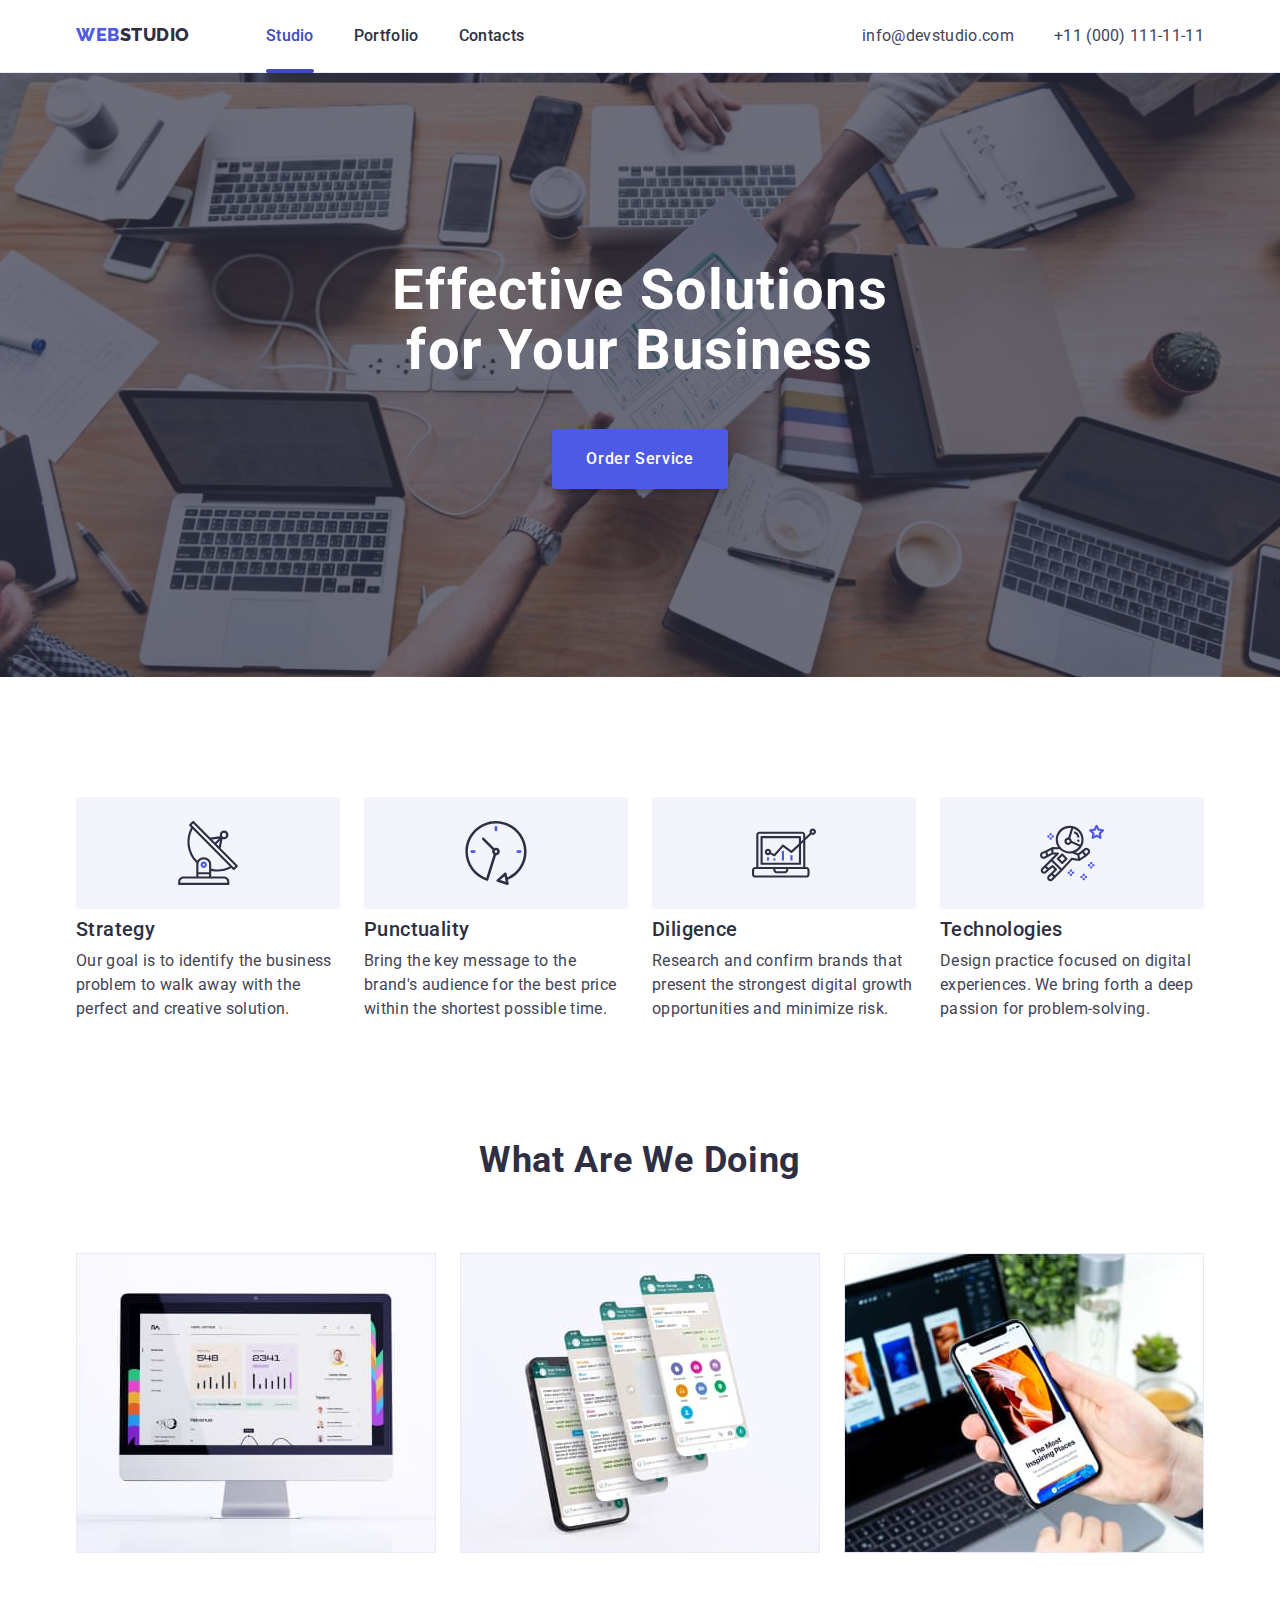
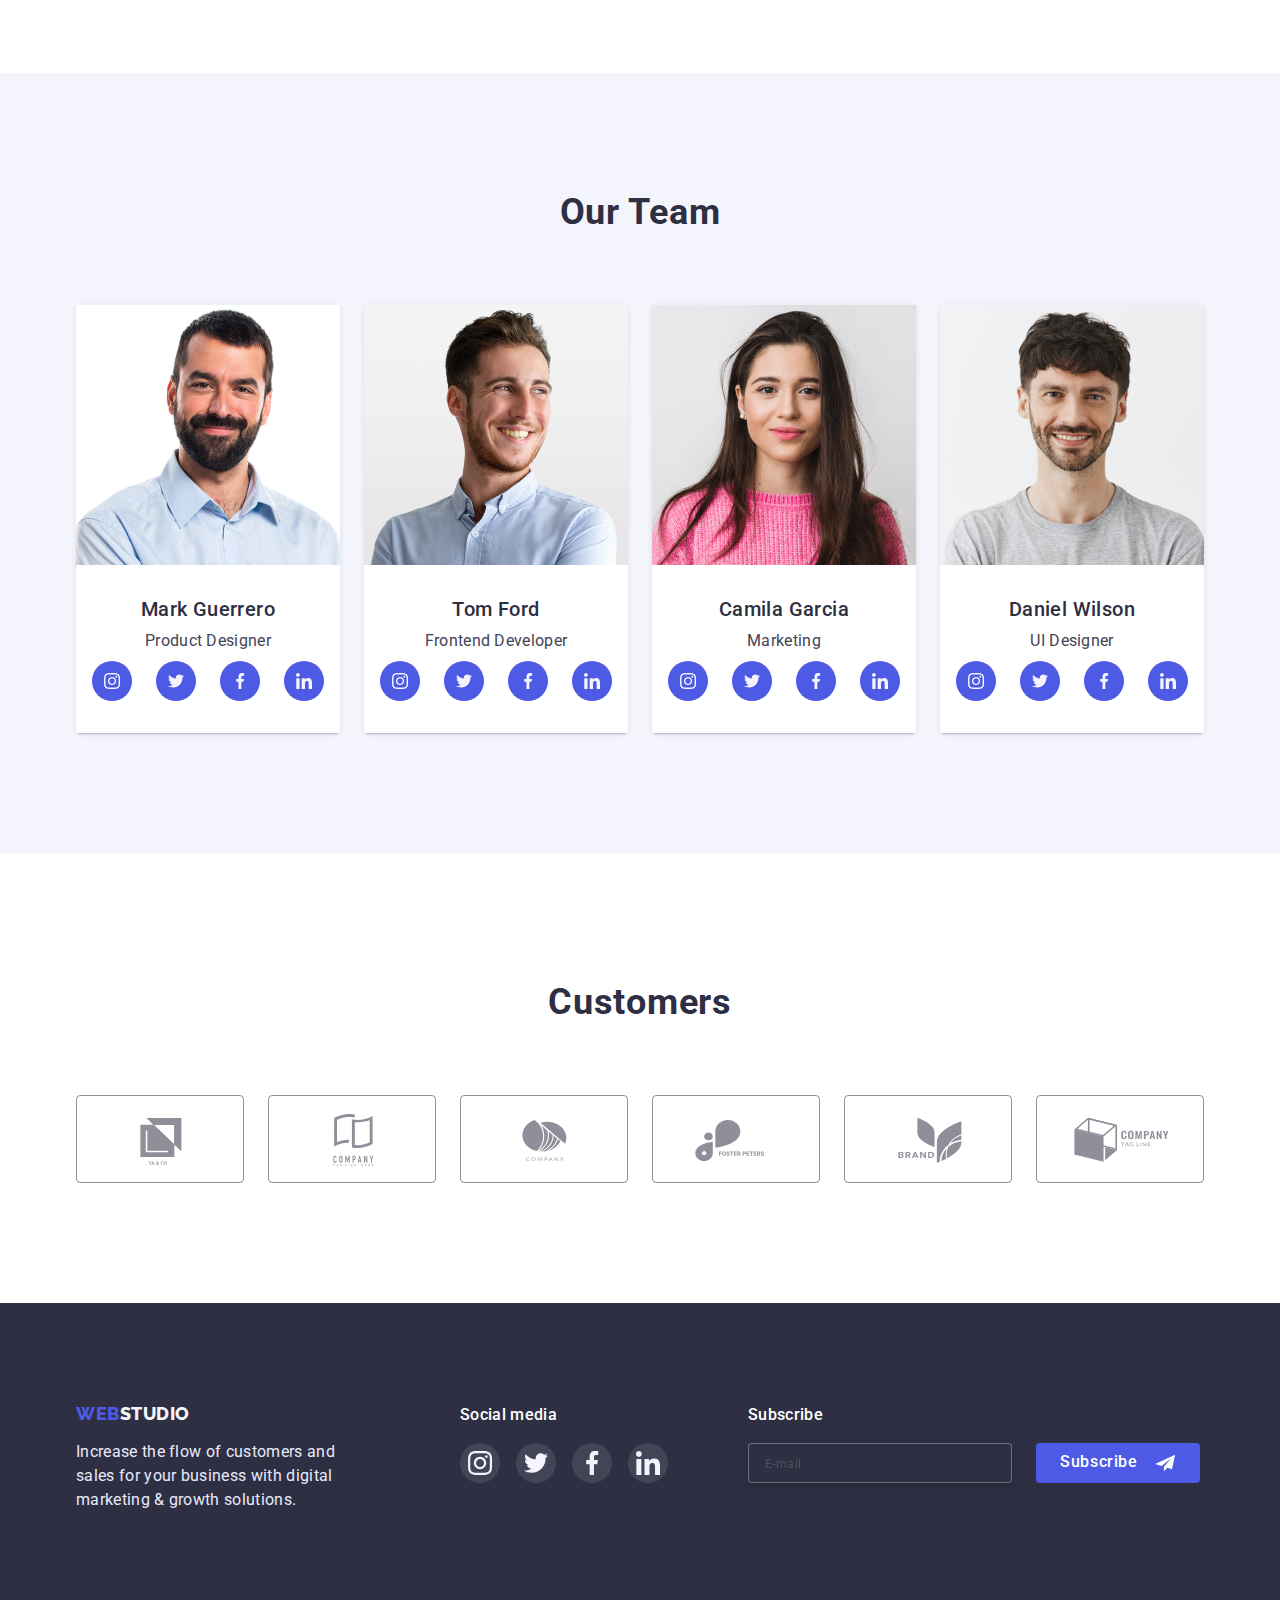
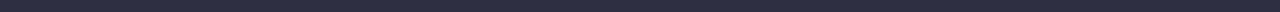
<file: index.html>
<!DOCTYPE html>
<html lang="en">
  <head>
    <meta charset="UTF-8" />
    <meta http-equiv="X-UA-Compatible" content="IE=edge" />
    <meta name="viewport" content="width=device-width, initial-scale=1.0" />
    <link rel="preconnect" href="https://fonts.googleapis.com" />
    <link rel="preconnect" href="https://fonts.gstatic.com" crossorigin />
    <link
      href="https://fonts.googleapis.com/css2?family=Raleway:wght@800&family=Roboto:wght@400;500;700&display=swap"
      rel="stylesheet"
    />
    <link
      rel="stylesheet"
      href="https://cdnjs.cloudflare.com/ajax/libs/modern-normalize/1.1.0/modern-normalize.min.css"
    />
    <link rel="stylesheet" href="./css/styles.css" />
    <title>WebStudio</title>
  </head>
  <body>
    <header class="header">
      <div class="header__container container">
        <!-- NAVIGATIONS -->
        <nav class="header__navigation">
          <a class="header__logo link" href="./index.html"
            >WEB<span class="header__span">Studio</span></a
          >
          <ul class="header__navigation-list list">
            <li class="header__navigation-item">
              <a
                class="header__navigation-links menu-link link"
                href="./index.html"
                >Studio</a
              >
            </li>
            <li class="header__navigation-item">
              <a class="header__navigation-link link" href="./portfolio.html"
                >Portfolio</a
              >
            </li>
            <li class="header__navigation-item">
              <a class="header__navigation-link link" href="">Contacts</a>
            </li>
          </ul>
        </nav>

        <address class="header__address">
          <ul class="header__address-list list">
            <li class="header__address-item">
              <a
                class="header__adress-link link address-link"
                href="mailto:info@devstudio.com"
                >info@devstudio.com</a
              >
            </li>
            <li class="header__address-item">
              <a
                class="header__adress-link link address-link"
                href="tel:+11(000)111-11-11"
                >+11 (000) 111-11-11</a
              >
            </li>
          </ul>
        </address>
      </div>
    </header>

    <!--------------------------- HERO SECTION--------------------------------->
    <main>
      <section class="hero">
        <div class="container">
          <h1 class="hero-title">Effective Solutions for Your Business</h1>
          <button data-modal-open class="hero__button" type="button">
            Order Service
          </button>
        </div>

        <!----------------- MODAL ---------------->
        <div data-modal class="backdrop is-hidden">
          <div class="modal">
            <button class="button-modal" data-modal-close>
              <svg class="svg-modal" width="8" height="8">
                <use
                  href="./images/svg/closeicons/close-black.svg#icon-close-black"
                ></use>
              </svg>
            </button>
            <p class="order_title1">
              Leave your contacts and we will call you back
            </p>
            <form class="order-form">
              <div class="modal-position">
                <label class="order_title" for="input-name">Name </label>
                <input
                  required
                  class="input"
                  type="text"
                  id="input-name"
                  name="name-user"
                /><svg width="18" height="24" class="svg-form">
                  <use
                    href="./images/svg/person-black-1.svg#icon-person-black-1"
                  ></use>
                </svg>
              </div>

              <div class="modal-position">
                <label class="order_title" for="input-tel">Phone</label>
                <input
                  required
                  class="input"
                  type="tel"
                  id="input-tel"
                  name="tel-user"
                /><svg width="18" height="24" class="svg-form">
                  <use
                    href="./images/svg/closeicons/symbol-defs.svg#icon-phone1"
                  ></use>
                </svg>
              </div>

              <div class="modal-position">
                <label class="order_title" for="input-emeil">Email</label>
                <input
                  required
                  class="input"
                  type="email"
                  id="input-emeil"
                  name="emeil-user"
                /><svg width="18" height="24" class="svg-form">
                  <use
                    href="./images/svg/closeicons/symbol-defs.svg#icon-email1"
                  ></use>
                </svg>
              </div>

              <div class="modal-position-textarea">
                <label class="order_title" for="input-comment">Comment</label>
                <textarea
                  class="textarea"
                  name="comment-user"
                  id="input-comment"
                  rows="6"
                  placeholder="Text input"
                ></textarea>
              </div>

              <!-- ChekBox-->
              
              <div class="checkboxdiv">
                <input
                  required
                  class="checkbox"
                  type="checkbox"
                  id="input-accept"
                  name="accept"
                />
                <span class="fake"></span>
                <label class="order_title-accept" for="input-accept"
                  >I accept the terms and conditions of the
                  <a class="private__police-link" href="">Privacy Policy</a>
                </label>
              </div>
              <button class="button-sabmit" type="submit">Send</button>
            </form>
          </div>
        </div>
      </section>

      <!---------- PRIVILAGE SECTION ---------->
      <section class="section section__privilage">
        <div class="container">
          <h2 hidden class="visually-hidden">our privilage</h2>
          <ul class="privilage__list list">
            <li class="privilage__item icon1">
              <h3 class="privilage__title">Strategy</h3>
              <p class="privilage__text">
                Our goal is to identify the business problem to walk away with
                the perfect and creative solution.
              </p>
            </li>
            <li class="privilage__item icon2">
              <h3 class="privilage__title">Punctuality</h3>
              <p class="privilage__text">
                Bring the key message to the brand's audience for the best price
                within the shortest possible time.
              </p>
            </li>
            <li class="privilage__item icon3">
              <h3 class="privilage__title">Diligence</h3>
              <p class="privilage__text">
                Research and confirm brands that present the strongest digital
                growth opportunities and minimize risk.
              </p>
            </li>
            <li class="privilage__item icon4">
              <h3 class="privilage__title">Technologies</h3>
              <p class="privilage__text">
                Design practice focused on digital experiences. We bring forth a
                deep passion for problem-solving.
              </p>
            </li>
          </ul>
        </div>
      </section>

      <!--------------SECTION WHAT WE ARE DOING ------------->
      <section class="section what">
        <div class="container">
          <h2 class="section__what-title">What are we doing</h2>
          <ul class="section__what-list list">
            <li class="section__what-item">
              <img
                class="section__what-photo"
                src="./images/about/img1.jpg"
                alt="monitor"
                width="360"
                height="300"
              />
            </li>
            <li class="section__what-item">
              <img
                class="section__what-photo"
                src="./images/about/img2.jpg"
                alt="smatrphone"
                width="360"
                height="300"
              />
            </li>
            <li class="section__what-item">
              <img
                class="section__what-photo"
                src="./images/about/img3.jpg"
                alt="phone and laptop"
                width="360"
                height="300"
              />
            </li>
          </ul>
        </div>
      </section>

      <!----------------- SECTION  TEAM  ------------------>
      <section class="section section__team">
        <div class="container">
          <h2 class="section__team-title">Our Team</h2>
          <ul class="section__team-list list">
            <li class="section__team-item">
              <img
                class="section__team-photo"
                src="./images/employees/foto1.jpg"
                alt="photo mark"
                width="264"
                height="260"
              />
              <div class="team__wrapper">
                <h3 class="section__team-sabtitle">Mark Guerrero</h3>
                <p class="section__team-text">Product Designer</p>
                <ul class="team__list-link">
                  <li class="section__team-item-link">
                    <a
                      class="link_team"
                      href="https://instagram.com"
                      aria-label="icon-instagram"
                    >
                      <svg width="16" height="16">
                        <use
                          href="./images/svg/socialweb/symbol-defs.svg#icon-instagram-2"
                        ></use>
                      </svg>
                    </a>
                  </li>
                  <li class="section-team-item-link">
                    <a
                      class="link_team"
                      href="https://twitter.com"
                      aria-label="icon-twitter"
                    >
                      <svg width="16" height="16">
                        <use
                          href="./images/svg/socialweb/symbol-defs.svg#icon-twitter-1"
                        ></use>
                      </svg>
                    </a>
                  </li>
                  <li class="section-team-item-link">
                    <a
                      class="link_team"
                      href="https://facebook.com"
                      aria-label="icon-facebook"
                    >
                      <svg width="16" height="16">
                        <use
                          href="./images/svg/socialweb/symbol-defs.svg#icon-facebook-1"
                        ></use>
                      </svg>
                    </a>
                  </li>
                  <li class="section-team-item-link">
                    <a
                      class="link_team"
                      href="https://linkedin.com"
                      aria-label="icon-linkedin"
                    >
                      <svg width="16" height="16">
                        <use
                          href="./images/svg/socialweb/symbol-defs.svg#icon-linkedin-1"
                        ></use>
                      </svg>
                    </a>
                  </li>
                </ul>
              </div>
            </li>

            <li class="section__team-item">
              <img
                class="section__team-photo"
                src="./images/employees/foto2.jpg"
                alt="photo tom"
                width="264"
                height="260"
              />
              <div class="team__wrapper">
                <h3 class="section__team-sabtitle">Tom Ford</h3>
                <p class="section__team-text">Frontend Developer</p>
                <ul class="team__list-link">
                  <li class="section__team-item-link">
                    <a
                      class="link_team"
                      href="https://instagram.com"
                      aria-label="icon-instagram"
                    >
                      <svg width="16" height="16">
                        <use
                          href="./images/svg/socialweb/symbol-defs.svg#icon-instagram-2"
                        ></use>
                      </svg>
                    </a>
                  </li>
                  <li class="section-team-item-link">
                    <a
                      class="link_team"
                      href="https://twitter.com"
                      aria-label="icon-twitter"
                    >
                      <svg width="16" height="16">
                        <use
                          href="./images/svg/socialweb/symbol-defs.svg#icon-twitter-1"
                        ></use>
                      </svg>
                    </a>
                  </li>
                  <li class="section-team-item-link">
                    <a
                      class="link_team"
                      href="https://facebook.com"
                      aria-label="icon-facebook"
                    >
                      <svg width="16" height="16">
                        <use
                          href="./images/svg/socialweb/symbol-defs.svg#icon-facebook-1"
                        ></use>
                      </svg>
                    </a>
                  </li>
                  <li class="section-team-item-link">
                    <a
                      class="link_team"
                      href="https://linkedin.com"
                      aria-label="icon-linkedin"
                    >
                      <svg width="16" height="16">
                        <use
                          href="./images/svg/socialweb/symbol-defs.svg#icon-linkedin-1"
                        ></use>
                      </svg>
                    </a>
                  </li>
                </ul>
              </div>
            </li>

            <li class="section__team-item">
              <img
                class="section__team-photo"
                src="./images/employees/foto3.jpg"
                alt="photo camila"
                width="264"
                height="260"
              />
              <div class="team__wrapper">
                <h3 class="section__team-sabtitle">Camila Garcia</h3>
                <p class="section__team-text">Marketing</p>
                <ul class="team__list-link">
                  <li class="section__team-item-link">
                    <a
                      class="link_team"
                      href="https://instagram.com"
                      aria-label="icon-instagram"
                    >
                      <svg width="16" height="16">
                        <use
                          href="./images/svg/socialweb/symbol-defs.svg#icon-instagram-2"
                        ></use>
                      </svg>
                    </a>
                  </li>
                  <li class="section-team-item-link">
                    <a
                      class="link_team"
                      href="https://twitter.com"
                      aria-label="icon-twitter"
                    >
                      <svg width="16" height="16">
                        <use
                          href="./images/svg/socialweb/symbol-defs.svg#icon-twitter-1"
                        ></use>
                      </svg>
                    </a>
                  </li>
                  <li class="section-team-item-link">
                    <a
                      class="link_team"
                      href="https://facebook.com"
                      aria-label="icon-facebook"
                    >
                      <svg width="16" height="16">
                        <use
                          href="./images/svg/socialweb/symbol-defs.svg#icon-facebook-1"
                        ></use>
                      </svg>
                    </a>
                  </li>
                  <li class="section-team-item-link">
                    <a
                      class="link_team"
                      href="https://linkedin.com"
                      aria-label="icon-linkedin"
                    >
                      <svg width="16" height="16">
                        <use
                          href="./images/svg/socialweb/symbol-defs.svg#icon-linkedin-1"
                        ></use>
                      </svg>
                    </a>
                  </li>
                </ul>
              </div>
            </li>

            <li class="section__team-item">
              <img
                class="section__team-photo"
                src="./images/employees/foto4.jpg"
                alt="photo daniel"
                width="264"
                height="260"
              />
              <div class="team__wrapper">
                <h3 class="section__team-sabtitle">Daniel Wilson</h3>
                <p class="section__team-text">UI Designer</p>
                <ul class="team__list-link">
                  <li class="section__team-item-link">
                    <a
                      class="link_team"
                      href="https://instagram.com"
                      aria-label="icon-instagram"
                    >
                      <svg width="16" height="16">
                        <use
                          href="./images/svg/socialweb/symbol-defs.svg#icon-instagram-2"
                        ></use>
                      </svg>
                    </a>
                  </li>
                  <li class="section-team-item-link">
                    <a
                      class="link_team"
                      href="https://twitter.com"
                      aria-label="icon-twitter"
                    >
                      <svg width="16" height="16">
                        <use
                          href="./images/svg/socialweb/symbol-defs.svg#icon-twitter-1"
                        ></use>
                      </svg>
                    </a>
                  </li>
                  <li class="section-team-item-link">
                    <a
                      class="link_team"
                      href="https://facebook.com"
                      aria-label="icon-facebook"
                    >
                      <svg width="16" height="16">
                        <use
                          href="./images/svg/socialweb/symbol-defs.svg#icon-facebook-1"
                        ></use>
                      </svg>
                    </a>
                  </li>
                  <li class="section-team-item-link">
                    <a
                      class="link_team"
                      href="https://linkedin.com"
                      aria-label="icon-linkedin"
                    >
                      <svg width="16" height="16">
                        <use
                          href="./images/svg/socialweb/symbol-defs.svg#icon-linkedin-1"
                        ></use>
                      </svg>
                    </a>
                  </li>
                </ul>
              </div>
            </li>
          </ul>
        </div>
      </section>

      <!------------------- SECTION CUSTOMERS ---------------------->
      <section class="customers">
        <div class="container">
          <h2 class="customers__title">Customers</h2>
          <ul class="customers__list">
            <li class="customers__item">
              <a class="customers__link" href=""
                ><svg class="customers-icon" width="104" height="56">
                  <use
                    href="./images/svg/socialweb/sprite.svg#icon-Logo1"
                  ></use></svg
              ></a>
            </li>
            <li class="customers__item">
              <a class="customers__link" href=""
                ><svg class="customers-icon" width="104" height="56">
                  <use
                    href="./images/svg/socialweb/sprite.svg#icon-Logo2"
                  ></use></svg
              ></a>
            </li>
            <li class="customers__item">
              <a class="customers__link" href=""
                ><svg class="customers-icon" width="104" height="56">
                  <use
                    href="./images/svg/socialweb/sprite.svg#icon-Logo3"
                  ></use></svg
              ></a>
            </li>
            <li class="customers__item">
              <a class="customers__link" href=""
                ><svg class="customers-icon" width="104" height="56">
                  <use
                    href="./images/svg/socialweb/sprite.svg#icon-Logo4"
                  ></use></svg
              ></a>
            </li>
            <li class="customers__item">
              <a class="customers__link" href=""
                ><svg class="customers-icon" width="104" height="56">
                  <use
                    href="./images/svg/socialweb/sprite.svg#icon-Logo5"
                  ></use></svg
              ></a>
            </li>
            <li class="customers__item">
              <a class="customers__link" href=""
                ><svg class="customers-icon" width="104" height="56">
                  <use
                    href="./images/svg/socialweb/sprite.svg#icon-Logo6"
                  ></use>
                </svg>
              </a>
            </li>
          </ul>
        </div>
      </section>
    </main>

    <!--------------- SECTION FOOTER -------------->
    <footer class="footer">
      <div class="footer-container">
        <div class="footer-flex">
          <div>
            <a class="lo__go-link" href="index.html"
              >WEB<span class="footer-logo">Studio</span></a
            >
            <p class="footer-text">
              Increase the flow of customers and sales for your business with
              digital marketing & growth solutions.
            </p>
          </div>
          <div class="footer-flex-block">
            <h3 class="social-media">Social media</h3>
            <ul class="social-links footer-links">
              <li class="social-item">
                <a
                  href="https://instagram.com"
                  aria-label="icon-instagram"
                  class="links"
                >
                  <svg class="link-icon" width="24" height="24">
                    <use
                      href="./images/svg/socialweb/symbol-defs.svg#icon-instagram-2"
                    ></use>
                  </svg>
                </a>
              </li>
              <li class="social-item">
                <a
                  href="https://twitter.com"
                  aria-label="icon-twitter"
                  class="links"
                >
                  <svg class="link-icon" width="24" height="24">
                    <use
                      href="./images/svg/socialweb/symbol-defs.svg#icon-twitter-1"
                    ></use>
                  </svg>
                </a>
              </li>
              <li class="social-item">
                <a
                  href="https://facebook.com"
                  aria-label="icon-facebook"
                  class="links"
                >
                  <svg class="link-icon" width="24" height="24">
                    <use
                      href="./images/svg/socialweb/symbol-defs.svg#icon-facebook-1"
                    ></use>
                  </svg>
                </a>
              </li>
              <li class="social-item">
                <a
                  href="https://linkedin.com"
                  aria-label="icon-linkedin"
                  class="links"
                >
                  <svg class="link-icon" width="24" height="24">
                    <use
                      href="./images/svg/socialweb/symbol-defs.svg#icon-linkedin-1"
                    ></use>
                  </svg>
                </a>
              </li>
            </ul>
          </div>
          <div class="foter-form">
            <p class="Subscribe">Subscribe</p>
            <form class="form-Subscribe">
              <input
                aria-label=" "
                required
                class="input-Subscribe"
                type="email"
                placeholder="E-mail"
                id="Subscribe"
              />
              <button class="buton-Subscribe" type="submit">
                <span class="span-Subscribe">Subscribe</span
                ><svg class="form-telegram" width="24" height="20">
                  <use
                    href="./images/svg/fotter.svg/telegram-sprite.svg#icon-Frame3"
                  ></use>
                </svg>
              </button>
            </form>
          </div>
        </div>
      </div>
    </footer>
    <script src="./js/modal.js"></script>
  </body>
</html>
</file>
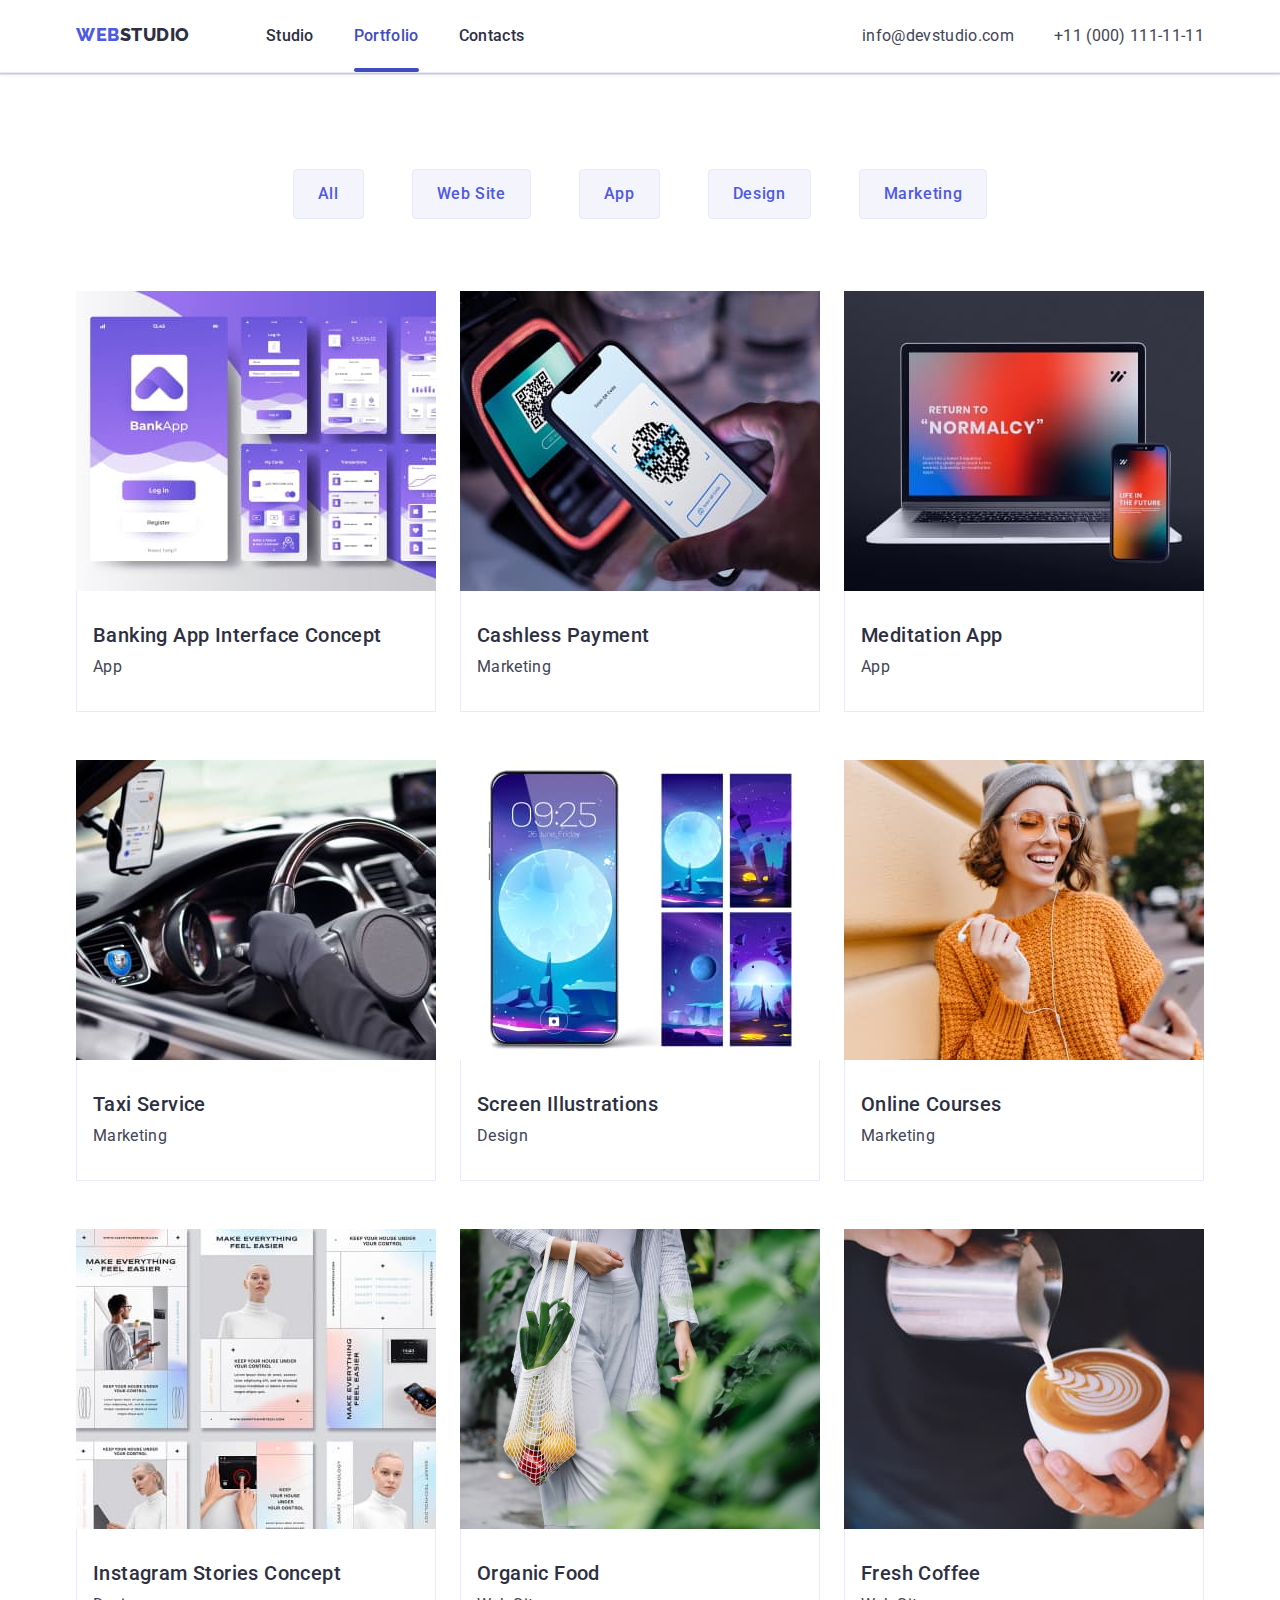
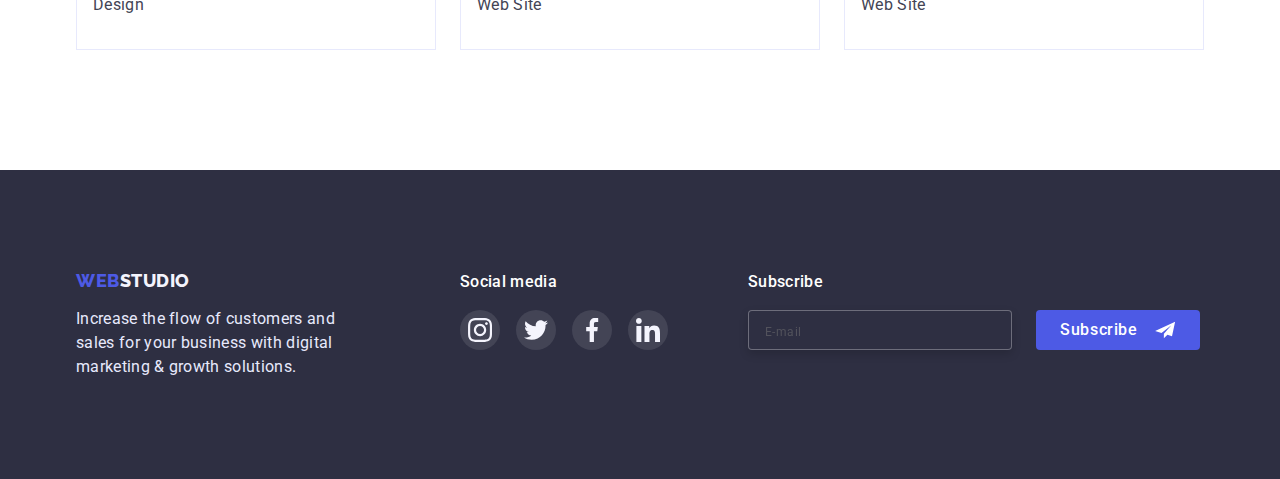
<file: portfolio.html>
<!DOCTYPE html>
<html lang="en">
  <head>
    <meta charset="UTF-8" />
    <meta http-equiv="X-UA-Compatible" content="IE=edge" />
    <meta name="viewport" content="width=device-width, initial-scale=1.0" />
    <link rel="preconnect" href="https://fonts.googleapis.com" />
    <link rel="preconnect" href="https://fonts.gstatic.com" crossorigin />
    <link
      href="https://fonts.googleapis.com/css2?family=Raleway:wght@800&family=Roboto:wght@400;500;700&display=swap"
      rel="stylesheet"
    />
    <link
      rel="stylesheet"
      href="https://cdnjs.cloudflare.com/ajax/libs/modern-normalize/1.1.0/modern-normalize.min.css"
    />

    <link rel="stylesheet" href="./css/styles.css" />
    <title>portfolio</title>
  </head>
  <body>
    <header class="header">
      <div class="header__container container">
        <nav class="header__navigation">
          <a class="header__logo link" href="./index.html"
            >WEB<span class="header__span">Studio</span></a
          >
          <ul class="header__navigation-list list">
            <li class="header__navigation-item">
              <a class="header__navigation-link link" href="./index.html"
                >Studio</a
              >
            </li>
            <li class="header__navigation-item">
              <a
                class="header__navigation-linkp menu-link link"
                href="./portfolio.html"
                >Portfolio</a
              >
            </li>
            <li class="header__navigation-item">
              <a class="header__navigation-link link" href="">Contacts</a>
            </li>
          </ul>
        </nav>

        <!------------------- SECTION ADDRESS ---------------------->
        <address class="header__address">
          <ul class="header__address-list list">
            <li class="header__address-item">
              <a
                class="header__adress-link link"
                href="mailto:info@devstudio.com"
                >info@devstudio.com</a
              >
            </li>
            <li class="header__address-item">
              <a class="header__adress-link link" href="tel:+11(000)111-11-11"
                >+11 (000) 111-11-11</a
              >
            </li>
          </ul>
        </address>
      </div>
    </header>

    <!------------------- SECTION PORTFOLIO ---------------------->
    <main>
      <section class="menu portfolio__section">
        <div class="container">
          <h1 class="visually-hidden">portfolio</h1>
          <ul class="section__button-list list">
            <li class="section__button-item">
              <button class="section__button" type="button">All</button>
            </li>
            <li class="section__button-item">
              <button class="section__button" type="button">Web Site</button>
            </li>
            <li class="section__button-item">
              <button class="section__button" type="button">App</button>
            </li>
            <li class="section__button-item">
              <button class="section__button" type="button">Design</button>
            </li>
            <li class="section__button-item">
              <button class="section__button" type="button">Marketing</button>
            </li>
          </ul>

          <ul class="portfolio__section-list list">
            <li class="portfolio__section-item">
              <a class="portfolio__section-link link" href="">
                <div class="blok">
                  <img
                    class="portfolio__section-photo"
                    src="./images/projects/img1.jpg"
                    alt="Banking App Interface Concept"
                    width="360"
                  />
                  <div class="product-owerlay">
                    <div class="owerlay-text">
                      14 Stylish and User-Friendly App Design Concepts · Task
                      Manager App · Calorie Tracker App · Exotic Fruit Ecommerce
                      App · Cloud Storage App
                    </div>
                  </div>
                </div>
                <div class="border">
                  <h2 class="portfolio__section-title">
                    Banking App Interface Concept
                  </h2>
                  <p class="portfolio__section-text">App</p>
                </div>
              </a>
            </li>
            <li class="portfolio__section-item">
              <a class="portfolio__section-link link" href="">
                <div class="blok">
                  <img
                    class="portfolio__section-photo"
                    src="./images/projects/img2.jpg"
                    alt="Cashless Payment"
                    width="360"
                  />
                  <div class="product-owerlay">
                    <div class="owerlay-text">
                      14 Stylish and User-Friendly App Design Concepts · Task
                      Manager App · Calorie Tracker App · Exotic Fruit Ecommerce
                      App · Cloud Storage App
                    </div>
                  </div>
                </div>
                <div class="border">
                  <h2 class="portfolio__section-title">Cashless Payment</h2>
                  <p class="portfolio__section-text">Marketing</p>
                </div>
              </a>
            </li>
            <li class="portfolio__section-item">
              <a class="portfolio__section-link link" href="">
                <div class="blok">
                  <img
                    class="portfolio__section-photo"
                    src="./images/projects/img3.jpg"
                    alt="Cashless Payment"
                    width="360"
                  />
                  <div class="product-owerlay">
                    <div class="owerlay-text">
                      14 Stylish and User-Friendly App Design Concepts · Task
                      Manager App · Calorie Tracker App · Exotic Fruit Ecommerce
                      App · Cloud Storage App
                    </div>
                  </div>
                </div>
                <div class="border">
                  <h2 class="portfolio__section-title">Meditation App</h2>
                  <p class="portfolio__section-text">App</p>
                </div>
              </a>
            </li>
            <li class="portfolio__section-item">
              <a class="portfolio__section-link link" href="">
                <div class="blok">
                  <img
                    class="portfolio__section-photo"
                    src="./images/projects/img4.jpg"
                    alt="Cashless Payment"
                    width="360"
                  />
                  <div class="product-owerlay">
                    <div class="owerlay-text">
                      14 Stylish and User-Friendly App Design Concepts · Task
                      Manager App · Calorie Tracker App · Exotic Fruit Ecommerce
                      App · Cloud Storage App
                    </div>
                  </div>
                </div>
                <div class="border">
                  <h2 class="portfolio__section-title">Taxi Service</h2>
                  <p class="portfolio__section-text">Marketing</p>
                </div>
              </a>
            </li>
            <li class="portfolio__section-item">
              <a class="portfolio__section-link link" href="">
                <div class="blok">
                  <img
                    class="portfolio__section-photo"
                    src="./images/projects/img5.jpg"
                    alt="Cashless Payment"
                    width="360"
                  />
                  <div class="product-owerlay">
                    <div class="owerlay-text">
                      14 Stylish and User-Friendly App Design Concepts · Task
                      Manager App · Calorie Tracker App · Exotic Fruit Ecommerce
                      App · Cloud Storage App
                    </div>
                  </div>
                </div>
                <div class="border">
                  <h2 class="portfolio__section-title">Screen Illustrations</h2>
                  <p class="portfolio__section-text">Design</p>
                </div>
              </a>
            </li>
            <li class="portfolio__section-item">
              <a class="portfolio__section-link link" href="">
                <div class="blok">
                  <img
                    class="portfolio__section-photo"
                    src="./images/projects/img6.jpg"
                    alt="Cashless Payment"
                    width="360"
                  />
                  <div class="product-owerlay">
                    <div class="owerlay-text">
                      14 Stylish and User-Friendly App Design Concepts · Task
                      Manager App · Calorie Tracker App · Exotic Fruit Ecommerce
                      App · Cloud Storage App
                    </div>
                  </div>
                </div>
                <div class="border">
                  <h2 class="portfolio__section-title">Online Courses</h2>
                  <p class="portfolio__section-text">Marketing</p>
                </div></a
              >
            </li>
            <li class="portfolio__section-item">
              <a class="portfolio__section-link link" href="">
                <div class="blok">
                  <img
                    class="portfolio__section-photo"
                    src="./images/projects/img7.jpg"
                    alt="Cashless Payment"
                    width="360"
                  />
                  <div class="product-owerlay">
                    <div class="owerlay-text">
                      14 Stylish and User-Friendly App Design Concepts · Task
                      Manager App · Calorie Tracker App · Exotic Fruit Ecommerce
                      App · Cloud Storage App
                    </div>
                  </div>
                </div>
                <div class="border">
                  <h2 class="portfolio__section-title">
                    Instagram Stories Concept
                  </h2>
                  <p class="portfolio__section-text">Design</p>
                </div></a
              >
            </li>
            <li class="portfolio__section-item">
              <a class="portfolio__section-link link" href="">
                <div class="blok">
                  <img
                    class="portfolio__section-photo"
                    src="./images/projects/img8.jpg"
                    alt="Cashless Payment"
                    width="360"
                  />
                  <div class="product-owerlay">
                    <div class="owerlay-text">
                      14 Stylish and User-Friendly App Design Concepts · Task
                      Manager App · Calorie Tracker App · Exotic Fruit Ecommerce
                      App · Cloud Storage App
                    </div>
                  </div>
                </div>
                <div class="border">
                  <h2 class="portfolio__section-title">Organic Food</h2>
                  <p class="portfolio__section-text">Web Site</p>
                </div></a
              >
            </li>
            <li class="portfolio__section-item">
              <a class="portfolio__section-link link" href="">
                <div class="blok">
                  <img
                    class="portfolio__section-photo"
                    src="./images/projects/img9.jpg"
                    alt="Cashless Payment"
                    width="360"
                  />
                  <div class="product-owerlay">
                    <div class="owerlay-text">
                      14 Stylish and User-Friendly App Design Concepts · Task
                      Manager App · Calorie Tracker App · Exotic Fruit Ecommerce
                      App · Cloud Storage App
                    </div>
                  </div>
                </div>
                <div class="border">
                  <h2 class="portfolio__section-title">Fresh Coffee</h2>
                  <p class="portfolio__section-text">Web Site</p>
                </div></a
              >
            </li>
          </ul>
        </div>
      </section>
    </main>

    <footer class="footer">
      <div class="footer-container">
        <div class="footer-flex">
          <div>
            <a class="lo__go-link" href="index.html"
              >WEB<span class="footer-logo">Studio</span></a
            >
            <p class="footer-text">
              Increase the flow of customers and sales for your business with
              digital marketing & growth solutions.
            </p>
          </div>
          <div class="footer-flex-block">
            <h3 class="social-media">Social media</h3>
            <ul class="social-links footer-links">
              <li class="social-item">
                <a
                  href="https://instagram.com"
                  aria-label="icon-instagram"
                  class="links"
                >
                  <svg class="link-icon" width="24" height="24">
                    <use
                      href="./images/svg/socialweb/symbol-defs.svg#icon-instagram-2"
                    ></use>
                  </svg>
                </a>
              </li>
              <li class="social-item">
                <a
                  href="https://twitter.com"
                  aria-label="icon-twitter"
                  class="links"
                >
                  <svg class="link-icon" width="24" height="24">
                    <use
                      href="./images/svg/socialweb/symbol-defs.svg#icon-twitter-1"
                    ></use>
                  </svg>
                </a>
              </li>
              <li class="social-item">
                <a
                  href="https://facebook.com"
                  aria-label="icon-facebook"
                  class="links"
                >
                  <svg class="link-icon" width="24" height="24">
                    <use
                      href="./images/svg/socialweb/symbol-defs.svg#icon-facebook-1"
                    ></use>
                  </svg>
                </a>
              </li>
              <li class="social-item">
                <a
                  href="https://linkedin.com"
                  aria-label="icon-linkedin"
                  class="links"
                >
                  <svg class="link-icon" width="24" height="24">
                    <use
                      href="./images/svg/socialweb/symbol-defs.svg#icon-linkedin-1"
                    ></use>
                  </svg>
                </a>
              </li>
            </ul>
          </div>
          <div class="foter-form">
            <p class="Subscribe">Subscribe</p>
            <form class="form-Subscribe">
              <input
                aria-label=" "
                required
                class="input-Subscribe"
                type="email"
                placeholder="E-mail"
                id="Subscribe"
              />
              <button class="buton-Subscribe" type="submit">
                <span class="span-Subscribe">Subscribe</span
                ><svg class="form-telegram" width="24" height="20">
                  <use
                    href="./images/svg/fotter.svg/telegram-sprite.svg#icon-Frame3"
                  ></use>
                </svg>
              </button>
            </form>
          </div>
        </div>
      </div>
    </footer>
    <script src="./js/modal.js"></script>
  </body>
</html>
</file>
<file: css/styles.css>
:root {
  --bg-color: #ffffff;
  --logo-color-top: #4d5ae5;
  --color-text: #2e2f42;
  --seconari-text-color: #434455;
  --portfolio-button-bg-hover-color: #404bbf;
  --head-buttun-fon-color: #e7e9fc;
  --bg-color-fon-team: #f4f4fd;
  --fotter-text: #e7e9fc;
  --border-company-color: #8e8f99;
  --footer-hover-icon-color: #31d0aa;
  --modal-bg-color: #fcfcfc;
  --border-form-color: #21212133;
  --place-color: #75757580;
}

/* ***** */
html {
  box-sizing: border-box;
}

body {
  font-family: 'Roboto', sans-serif;
  color: var(--seconari-text-color);
}

*,
*::after,
*::before {
  box-sizing: inherit;
}

/* СТИЛІ ДЛЯ ОБНУЛЕННЯ ВЕРХНІХ ВІДСТУПІВ У ЕЛЕМЕНТІВ  */
h1,
h2,
h3,
h4,
h5,
h6,
p {
  margin: 0;
}

/* КЛАС ДЛЯ ОБНУЛЕННЯ БАЗОВИХ ВЛАСТИВОСТЕЙ У СПИСКІВ (ul) */
ul {
  list-style: none;
  padding-left: 0;
  margin: 0;
}

/* КЛАСС ДЛЯ ОБНУЛЕННЯ БАЗОВИХ ВЛАСТИВОСТЕЙ У ПОСИЛАНЬ */
a {
  color: inherit;
  text-decoration: none;
}

/* ВЛАСТИВОСТІ ДЛЯ КОРЕКТНОГО ВІДОБРАЖЕННЯ КАРТИНОК */
img {
  display: block;
  max-width: 100%;
  height: auto;
}

/* ВЛАСТИВОСТІ ДЛЯ ОБНУЛЕННЯ КУРСИВА У ADDRESS */
address {
  font-style: normal;
}

/* УТІТЛИ */
.visually-hidden {
  position: absolute;
  width: 1px;
  height: 1px;
  margin: -1px;
  border: 0;
  padding: 0;

  white-space: nowrap;
  clip-path: inset(100%);
  clip: rect(0 0 0 0);
  overflow: hidden;
}

.section {
  padding: 120px 0;
}

.container {
  width: 1158px;
  padding-right: 15px;
  padding-left: 15px;
  margin: 0 auto;
}

/* My css */

/*#region --HEADER SECTION-- */

.header {
  padding-top: 24px;
  padding-bottom: 24px;
  border-bottom: 1px solid var(--head-buttun-fon-color);
  box-shadow: 0px 2px 1px rgba(46, 47, 66, 0.08),
    0px 1px 1px rgba(46, 47, 66, 0.16), 0px 1px 6px rgba(46, 47, 66, 0.08);
}

.header__container {
  display: flex;
}

.header__navigation {
  display: flex;
}

.header__logo {
  font-family: 'Raleway', sans-serif;
  font-weight: 800;
  font-size: 18px;
  color: var(--logo-color-top);
  line-height: 1.17;
  letter-spacing: 0.03em;
  text-transform: uppercase;
  margin-right: 76px;
}

.header__span {
  color: var(--color-text);
}

.header__navigation-list {
  display: flex;
  gap: 40px;
}

.header__navigation-link {
  font-weight: 500;
  font-size: 16px;
  line-height: 1.5;
  letter-spacing: 0.02em;
  color: var(--color-text);
  transition: color 250ms cubic-bezier(0.4, 0, 0.2, 1);
}

.header__navigation-link:hover,
.header__navigation-link:focus {
  color: var(--portfolio-button-bg-hover-color);
  border: var(--portfolio-button-bg-hover-color);
  border-radius: 2px;
}

/* ADDRESS SECTION */

.header__address {
  margin-left: auto;
  line-height: 1.5;
  letter-spacing: 0.02em;
  font-style: normal;
}

.header__address-list {
  display: flex;
  gap: 40px;
}

.header__navigation-item {
  position: relative;
}
.header__adress-link {
  color: var(--seconari-text-color);
  line-height: 1.5;
  letter-spacing: 0.02em;
}
.header__navigation-linkp {
  font-weight: 500;
  font-size: 16px;
  line-height: 1.5;
  letter-spacing: 0.02em;
  color: var(--color-text);
}
.header__navigation-links {
  font-weight: 500;
  font-size: 16px;
  line-height: 1.5;
  letter-spacing: 0.02em;
  color: var(--color-text);
}
.header__navigation-linkp::after {
  content: '';
  position: absolute;
  bottom: -24px;
  transition: 250ms cubic-bezier(0.4, 0, 0.2, 1);
  transition-property: background;
  display: block;
  width: 0;
  width: 100%;
  height: 4px;
  background-color: var(--portfolio-button-bg-hover-color);
  border-radius: 2px;
}
.header__navigation-linkp {
  color: var(--portfolio-button-bg-hover-color);
}
.header__navigation-links {
  color: var(--portfolio-button-bg-hover-color);
}
.header__navigation-links::after {
  content: '';
  position: absolute;
  bottom: -25px;
  transition: 250ms cubic-bezier(0.4, 0, 0.2, 1);
  transition-property: background;
  display: block;
  width: 0;
  width: 100%;
  height: 4px;
  background-color: var(--portfolio-button-bg-hover-color);
  border-radius: 2px;
}
.header__navigation-link::after {
  transition: 250ms cubic-bezier(0.4, 0, 0.2, 1);
  transition-property: background;
}
.header__navigation-linkp:hover,
.header__navigation-linkp:focus {
  color: var(--portfolio-button-bg-hover-color);
  border: var(--portfolio-button-bg-hover-color);
  border-radius: 2px;
}
.header__navigation-link:hover,
.header__navigation-link:focus {
  color: var(--portfolio-button-bg-hover-color);
  border: var(--portfolio-button-bg-hover-color);
  border-radius: 2px;
}
.header__address {
  margin-left: auto;
  display: flex;
}

.address-link {
  font-size: 16px;
  line-height: 1.5;
  letter-spacing: 0.02em;
  color: var(--seconari-text-color);
  font-style: normal;
}
.header__adress-link {
  transition: color 250ms cubic-bezier(0.4, 0, 0.2, 1);

  color: var(--seconari-text-color);
}
.header__adress-link:hover,
.header__adress-link:focus {
  color: var(--portfolio-button-bg-hover-color);
}
/*#endregion --HEADER SECTION-- */

/*#region --HERO SECTION-- */
.hero {
  background-color: var(--color-text);
  padding: 188px 0;
  background-image: linear-gradient(
      rgba(46, 47, 66, 0.7),
      rgba(46, 47, 66, 0.7)
    ),
    url(../images/people-office1.jpg);

  background-repeat: no-repeat;
  background-position: center;
  background-size: cover;
  margin-left: auto;
  margin-right: auto;
  max-width: 1440px;
}

.hero-title {
  width: 496px;
  text-align: center;
  font-weight: 700;
  font-size: 56px;
  line-height: 1.07;
  letter-spacing: 0.02em;
  color: var(--bg-color);
  margin: 0 auto 48px auto;
}

.hero__button {
  padding: 16px 32px;
  max-width: 176px;
  transition: background-color 250ms cubic-bezier(0.4, 0, 0.2, 1);
  font-family: 'Roboto', sans-serif;
  font-weight: 500;
  font-size: 16px;
  line-height: 1.5;
  letter-spacing: 0.04em;
  color: var(--bg-color);
  background-color: var(--logo-color-top);
  box-shadow: 0px 4px 4px rgba(0, 0, 0, 0.15);
  border-radius: 4px;
  border-color: transparent;
  margin: auto;
  cursor: pointer;
  display: block;
}

.hero__button:hover,
.hero__button:focus {
  background-color: var(--portfolio-button-bg-hover-color);
}
/*#endregion --HERO SECTION-- */

/*#region --MODAL WINDOW-- */
.backdrop {
  position: fixed;
  top: 0;
  left: 0;
  width: 100%;
  height: 100%;
  opacity: 1;
  background-color: rgba(46, 47, 66, 0.4);
  transition: opacity 250ms cubic-bezier(0.4, 0, 0.2, 1),
    visibility 250ms cubic-bezier(0.4, 0, 0.2, 1);
}
.backdrop.is-hidden {
  opacity: 0;
  pointer-events: none;
  visibility: hidden;
}
.modal {
  padding: 72px 24px 24px 24px;
  position: absolute;
  top: 50%;
  left: 50%;
  transform: translate(-50%, -50%);
  min-width: 408px;
  height: 584px;
  background-color: var(--modal-bg-color);
  box-shadow: 0px 1px 1px rgba(0, 0, 0, 0.14), 0px 1px 3px rgba(0, 0, 0, 0.12),
    0px 2px 1px rgba(0, 0, 0, 0.2);
  border-radius: 4px;
  transition: opacity 250ms cubic-bezier(0.4, 0, 0.2, 1),
    visibility 250ms cubic-bezier(0.4, 0, 0.2, 1);
}

.button-modal {
  position: absolute;
  top: 24px;
  right: 24px;
  display: flex;
  justify-content: center;
  align-items: center;

  width: 24px;
  height: 24px;

  background-color: var(--fotter-text);
  border: 1px solid rgba(0, 0, 0, 0.1);
  border-radius: 50%;

  transition: background-color 250ms cubic-bezier(0.4, 0, 0.2, 1),
    fill 250ms cubic-bezier(0.4, 0, 0.2, 1);
  cursor: pointer;
}
.button-modal:hover,
.button-modal:focus {
  fill: var(--bg-color);
  background-color: var(--portfolio-button-bg-hover-color);
}

/*-------modal form-------*/

.order-form {
  background-color: var(--modal-bg-color);
}

.input {
  display: block;
  padding-left: 38px;
  padding-right: 38px;
  width: 100%;
  height: 40px;
  border: 1px solid var(--border-form-color);
  border-radius: 4px;
  transition: border-color 250ms cubic-bezier(0.4, 0, 0.2, 1);
  outline: transparent;
}

.svg-form {
  position: absolute;
  top: 26px;
  bottom: 8px;
  left: 16px;
  transition: fill 250ms cubic-bezier(0.4, 0, 0.2, 1);
}

.input:focus {
  border-color: var(--logo-color-top);
}
.input:focus + .svg-form {
  fill: var(--logo-color-top);
}

.textarea {
  display: block;
  padding: 8px 16px 8px 16px;
  resize: none;
  width: 100%;
  height: 120px;
  border: 1px solid var(--border-form-color);
  border-radius: 4px;
  outline: transparent;
  transition: border-color 250ms cubic-bezier(0.4, 0, 0.2, 1);
}
.textarea:focus {
  border-color: var(--border-form-color);
}

.textarea::placeholder {
  font-size: 12px;
  color: var(--place-color);
}

.private__police-link {
  color: var(--logo-color-top);
  line-height: 1.33;
  text-decoration: underline;
}
.checkboxdiv {
  display: flex;
  margin-bottom: 24px;
}
.order_title-accept {
  font-size: 12px;
  line-height: 1.17;
  letter-spacing: 0.04em;
  color: var(--border-company-color);
}
.checkbox:checked + .fake {
  background-image: url(../images/svg/vector1.svg);
  background-position: center;
  background-repeat: no-repeat;
  border: 1px solid rgba(46, 47, 66, 0.4);
}
.checkbox:checked:focus + .fake {
  border: 1px solid rgba(46, 47, 66, 0.4);
  background-color: var(--portfolio-button-bg-hover-color);
}
.fake {
  width: 16px;
  height: 16px;
  border: 1.25px solid #2e2f42;
  border-radius: 2px;
  margin-right: 8px;
}
.checkbox {
  position: absolute;
  -webkit-appearance: none;
  -moz-appearance: none;
  appearance: none;
  margin-right: 8px;
  width: 16px;
  height: 16px;
}

.order_title1 {
  margin-bottom: 16px;
  font-weight: 500;
  font-size: 16px;
  line-height: 1.5;
  text-align: center;
  letter-spacing: 0.02em;
  color: var(--color-text);
}
.order_title {
  display: block;
  text-align: start;
  margin-bottom: 4px;
  font-size: 12px;
  line-height: 1.17;
  letter-spacing: 0.04em;
  color: var(--border-company-color);
}
.modal-position-textarea {
  margin-bottom: 16px;
}
.modal-position {
  position: relative;
  margin-bottom: 8px;
}
.button-sabmit {
  padding: 16px 32px 16px 32px;
  width: 169px;
  background-color: var(--logo-color-top);
  font-weight: 500;
  font-size: 16px;

  display: block;
  margin-right: auto;
  margin-left: auto;
  letter-spacing: 0.04em;
  color: var(--bg-color);
  box-shadow: 0px 4px 4px rgba(0, 0, 0, 0.15);
  border-radius: 4px;
  border: 2px solid var(--logo-color-top);

  transition: border-color 250ms cubic-bezier(0.4, 0, 0.2, 1),
    background-color 250ms cubic-bezier(0.4, 0, 0.2, 1);
}
.button-sabmit:hover,
.button-sabmit:focus {
  background-color: var(--portfolio-button-bg-hover-color);
  box-shadow: 0px 4px 4px rgba(0, 0, 0, 0.15);
  border-color: var(--portfolio-button-bg-hover-color);
}

.visually-hidden {
  position: absolute;
  width: 1px;
  height: 1px;
  margin: -1px;
  border: 0;
  padding: 0;

  white-space: nowrap;
  clip-path: inset(100%);
  clip: rect(0 0 0 0);
  overflow: hidden;
}
.section {
  padding-top: 120px;
  padding-bottom: 120px;
}
/*#endregion --MODAL WINDOW-- */

/*#region --PRIVILAGE SECTION-- */
.privilage__list {
  display: flex;
  gap: 24px;
}

.privilage__item {
  width: calc((100% - 3 * 24px) / 4);
}

.privilage__item::before {
  content: '';
  display: block;
  height: 112px;
  order: 0;

  background-color: var(--bg-color-fon-team);
  border-radius: 4px;
  background-repeat: no-repeat;
  background-position: center;
}
.icon1::before {
  background-image: url(../images/svg/icon1.svg);
}
.icon2::before {
  background-image: url(../images/svg/icon2.svg);
}
.icon3::before {
  background-image: url(../images/svg/icon3.svg);
}
.icon4::before {
  background-image: url(../images/svg/icon4.svg);
}

.privilage__title {
  text-align: left;
  margin-top: 8px;
  margin-bottom: 8px;
  font-weight: 500;
  font-size: 20px;
  line-height: 1.2;
  letter-spacing: 0.02em;
  color: var(--color-text);
}

.privilage__text {
  text-align: left;
  line-height: 1.5;
  letter-spacing: 0.02em;
  color: var(--seconari-text-color);
}
/*#endregion --PRIVILAGE SECTION-- */

/*#region --SECTION WHAT-- */

.what {
  padding-top: 0;
}
.section__what-title {
  text-align: center;
  font-weight: 700;
  font-size: 36px;
  line-height: 1.11;
  text-align: center;
  letter-spacing: 0.02em;
  color: var(--color-text);
  text-transform: capitalize;
  margin-bottom: 72px;
}
.section__what-list {
  display: flex;
  gap: 24px;
}
.section__what-item {
  display: block;
}

.section__what-photo {
  display: block;
}
/*#endregion --SECTION WHAT-- */

/*#region --SECTION TEAM-- */
.section__team {
  background-color: var(--bg-color-fon-team);
  padding-top: 120px;
  padding-bottom: 120px;
}

.section__team-title {
  font-weight: 700;
  font-size: 36px;
  line-height: 1.11;
  text-align: center;
  text-transform: capitalize;
  letter-spacing: 0.02em;
  color: var(--color-text);

  margin-bottom: 72px;
}
.section__team-list {
  display: flex;
  gap: 24px;
}

.section__team-item {
  background-color: #ffffff;
  box-shadow: 0px 1px 6px rgba(46, 47, 66, 0.08),
    0px 1px 1px rgba(46, 47, 66, 0.16), 0px 2px 1px rgba(46, 47, 66, 0.08);
  border-radius: 0px 0px 4px 4px;
}
.section__team-item-link {
  display: flex;
  gap: 24px;
}

.link_team {
  display: flex;
  align-items: center;
  justify-content: center;
  width: 40px;
  height: 40px;
  border-radius: 50%;
  transition: background-color 250ms cubic-bezier(0.4, 0, 0.2, 1);

  background-color: var(--logo-color-top);
}
.link_team:hover,
.link_team:focus {
  background-color: var(--portfolio-button-bg-hover-color);
}

.section__team-photo {
  display: block;
}
.section__team-sabtitle {
  text-align: center;
  font-weight: 500;
  font-size: 20px;
  line-height: 1.2;
  letter-spacing: 0.02em;
  margin-bottom: 8px;
  color: var(--color-text);
}
.team__wrapper {
  padding: 32px 16px;

  background-color: var(--bg-color);
}

.team__list-link {
  display: flex;
  gap: 24px;
}

.section__team-text {
  margin-top: 8px;
  margin-bottom: 8px;
  text-align: center;

  line-height: 1.5;
  text-align: center;
  letter-spacing: 0.02em;
  color: var(--seconari-text-color);
}
/*#endregion --SECTION TEAM--*/

/*#region --SECTION CUSTOMERS-- */

.customers {
  background-color: var(--bg-color);
  padding-top: 130px;
  padding-bottom: 120px;
}
.customers__title {
  font-size: 36px;
  line-height: 1.11;
  letter-spacing: 0.02em;
  text-transform: capitalize;
  color: var(--color-text);
  text-align: center;
  margin-bottom: 72px;
}
.customers__list {
  display: flex;
}
.customers__item:not(:last-child) {
  margin-right: 24px;
}

.customers__link {
  display: flex;
  justify-content: center;
  align-items: center;
  width: 168px;
  height: 88px;
  background-repeat: no-repeat;
  background-position: center;
  color: var(--border-company-color);

  border: 1px solid var(--border-company-color);
  border-radius: 4px;
  transition: border-color 250ms cubic-bezier(0.4, 0, 0.2, 1),
    color 250ms cubic-bezier(0.4, 0, 0.2, 1);
}

.customers-icon {
  fill: currentColor;
  display: flex;
  justify-content: center;
}

.customers__link:hover,
.customers__link:focus {
  border-color: var(--portfolio-button-bg-hover-color);
  color: var(--portfolio-button-bg-hover-color);
}
/*#endregion-- SECTION CUSTOMERS --*/

/*#region --PORTFOLIO PAGE-- */
.portfolio__section {
  padding-top: 96px;
}
/* .section-title {
} */

.menu {
  padding-top: 96px;
  padding-bottom: 120px;
}
.section__button-list {
  display: flex;
  gap: 24px;
  margin-bottom: 72px;
  justify-content: center;
}

/* .section__button-item {
} */

.section__button {
  font-family: 'Roboto', sans-serif;
  font-style: normal;
  font-weight: 500;
  font-size: 16px;
  line-height: 1.5;
  letter-spacing: 0.04em;
  background-color: var(--bg-color-fon-team);
  color: var(--logo-color-top);
  border: 1px solid var(--fotter-text);
  border-radius: 4px;
  cursor: pointer;
  display: flex;
  padding: 12px 24px;
  transition: border-color 250ms cubic-bezier(0.4, 0, 0.2, 1),
    box-shadow 250ms cubic-bezier(0.4, 0, 0.2, 1),
    background-color 250ms cubic-bezier(0.4, 0, 0.2, 1),
    color 250ms cubic-bezier(0.4, 0, 0.2, 1);
}

.section__button:hover,
.section__button:focus {
  color: var(--bg-color);
  background-color: var(--portfolio-button-bg-hover-color);
  border: 1px solid var(--portfolio-button-bg-hover-color);
  box-shadow: 0px 3px 1px rgba(0, 0, 0, 0.1), 0px 2px 1px rgba(0, 0, 0, 0.08),
    0px 2px 2px rgba(0, 0, 0, 0.12);
}
.section__button-list {
  flex-wrap: wrap;
  margin-left: auto;
  justify-content: center;
}
.section__button-item:not(:last-child) {
  margin-right: 24px;
}

.portfolio__section-list {
  list-style: none;
  display: flex;
  flex-wrap: wrap;
  margin-top: 72px;
  gap: 48px 24px;
}

.portfolio__section-item {
  width: 360px;
}

.portfolio__section-link {
  display: block;
  transition: box-shadow 250ms cubic-bezier(0.4, 0, 0.2, 1);
}
.portfolio__section-link:hover,
.portfolio__section-link:focus {
  box-shadow: 0px 1px 6px rgba(46, 47, 66, 0.08),
    0px 1px 1px rgba(46, 47, 66, 0.16), 0px 2px 1px rgba(46, 47, 66, 0.08);
}

.portfolio__section-photo {
  display: block;
}

.portfolio__section-title {
  font-weight: 500;
  font-size: 20px;
  line-height: 1.2;
  letter-spacing: 0.02em;
  color: var(--color-text);
}
.border {
  border-left: 1px solid var(--fotter-text);
  border-right: 1px solid var(--fotter-text);
  border-bottom: 1px solid var(--fotter-text);
  padding: 32px 16px;
}

.portfolio__section-text {
  margin-top: 8px;
  text-align: left;

  font-size: 16px;
  line-height: 1.5;
  letter-spacing: 0.02em;
  color: var(--seconari-text-color);
}

/*#region --OVERLAY-- */
.blok {
  position: relative;
  overflow: hidden;
}
.product-owerlay {
  position: absolute;
  top: 0;
  left: 0;
  width: 100%;
  height: 100%;

  transform: translateY(100%);
  transition: transform 250ms cubic-bezier(0.4, 0, 0.2, 1);
  background-color: var(--logo-color-top);
}
.portfolio__section-link:hover .product-owerlay {
  transform: translateY(0%);
}
.owerlay-text {
  position: absolute;
  top: 40px;
  right: 32px;
  left: 32px;

  font-size: 16px;
  line-height: 1.5;
  letter-spacing: 0.02em;
  color: var(--bg-color-fon-team);
}
/*#endregion --OWERLAY-- */

/*#endregion --PORTFOLIO PAGE-- */

/*#region --FOOTER SECTION-- */

.footer {
  background-color: var(--color-text);
  padding-top: 100px;
  padding-bottom: 100px;
}
.footer-flex {
  display: flex;
}
.footer-container {
  background-color: var(--color-text);
  padding-left: 15px;
  padding-right: 15px;
  max-width: 1158px;
  margin: auto;
}
.lo__go-link {
  display: block;
  font-family: 'Raleway', sans-serif;
  font-weight: 800;
  font-size: 18px;
  line-height: 1.17;
  letter-spacing: 0.03em;
  color: var(--logo-color-top);
  text-transform: uppercase;
  margin-bottom: 16px;
}

.footer-logo {
  color: var(--bg-color-fon-team);
}
.footer-text {
  width: 264px;
  color: var(--color-e7e9fc);
  line-height: 1.5;
  letter-spacing: 0.02em;
  color: var(--fotter-text);
}
.footer-flex-block {
  margin-left: 120px;
}
.social-media {
  font-weight: 500;
  font-size: 16px;
  line-height: 1.5;
  letter-spacing: 0.02em;
  color: var(--bg-color);
}
.social-item:not(:last-child) {
  margin-right: 16px;
}
.social-links {
  margin-top: 16px;
  display: flex;
}
.social-links .links {
  display: flex;
  justify-content: center;
  align-items: center;
  width: 40px;
  height: 40px;
  border-radius: 50%;
  background-size: 20px;
  background-repeat: no-repeat;
  background-position: center;
  color: var(--logo-footer-color);
  transition: background-color 250ms cubic-bezier(0.4, 0, 0.2, 1);
}
/* .footer-links {
        } */
.links {
  background-color: var(--seconari-text-color);
}
.links:hover,
.links:focus {
  background-color: var(--footer-hover-icon-color);
}

.foter-form {
  margin-left: 80px;
}
.form-Subscribe {
  display: flex;
  align-items: end;
  margin-top: 16px;
}
.Subscribe {
  display: block;
  font-weight: 500;
  font-size: 16px;
  line-height: 1.5;
  letter-spacing: 0.02em;
  color: var(--bg-color);
}
.input-Subscribe {
  margin: 0px 24px 0px 0px;
  padding: 8px 16px 8px 16px;
  align-items: center;

  color: var(--bg-color);

  width: 264px;
  height: 40px;
  border: 1px solid rgba(255, 255, 255, 0.3);
  filter: drop-shadow(0px 4px 4px rgba(0, 0, 0, 0.15));
  border-radius: 4px;

  background-color: var(--color-text);
}
::placeholder {
  color: var(--place-color);

  font-size: 12px;
  line-height: 2;
  align-items: center;
  letter-spacing: 0.04em;
}
.span-Subscribe {
}

.form-telegram {
  margin-left: 16px;
}

.buton-Subscribe {
  display: flex;
  padding: 8px 24px 8px 24px;
  width: 164px;
  height: 40px;

  font-weight: 500;
  font-size: 16px;
  align-items: center;

  letter-spacing: 0.04em;
  color: var(--bg-color);
  border-radius: 4px;
  border: var(--logo-color-top);

  transition: background-color 250ms cubic-bezier(0.4, 0, 0.2, 1);

  background-color: var(--logo-color-top);
}
.buton-Subscribe:hover,
.buton-Subscribe:focus {
  background-color: var(--portfolio-button-bg-hover-color);
  box-shadow: 0px 4px 4px rgba(0, 0, 0, 0.15);
}
/*#endregion --FOOTER SECTION-- */
</file>
